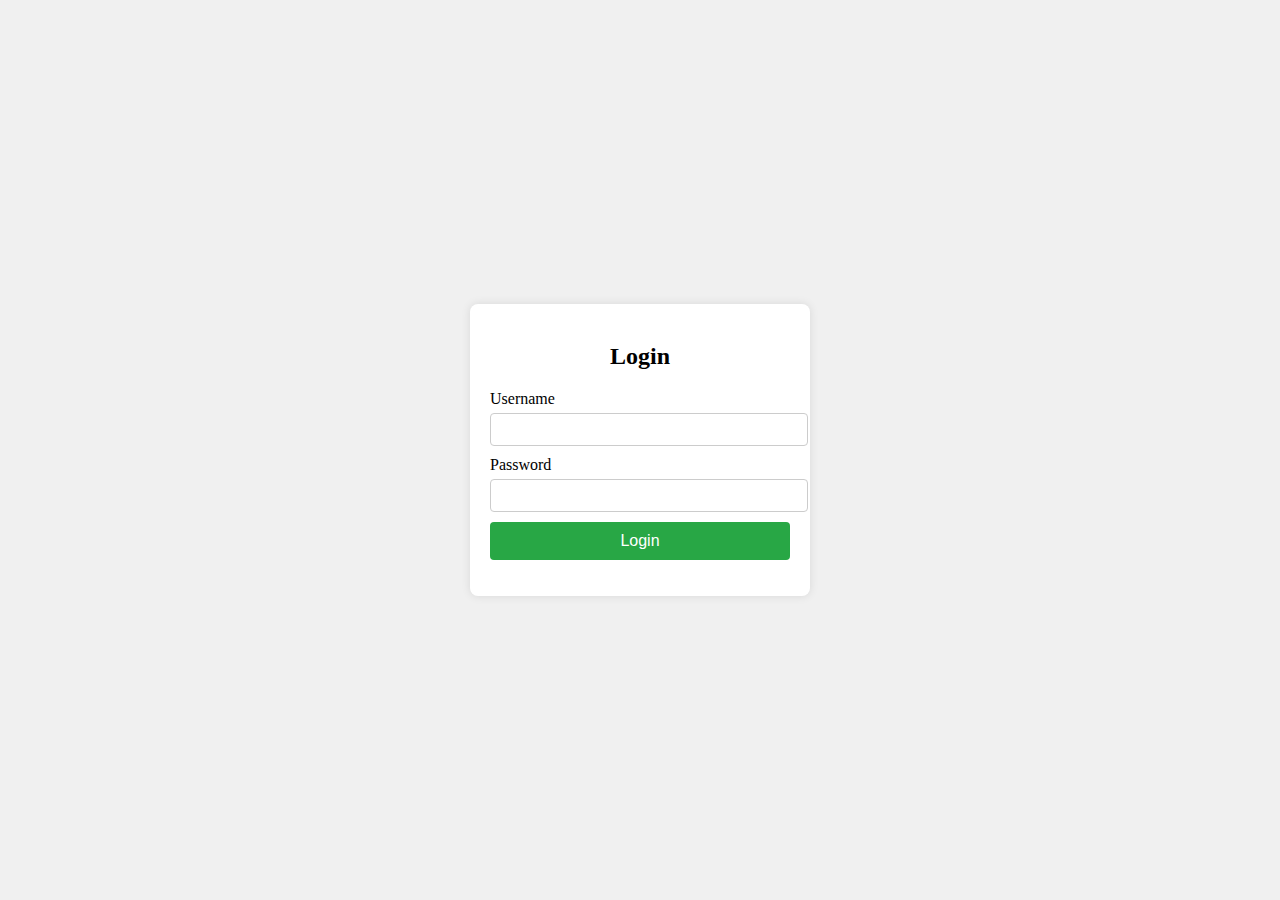
<file: basic_php/index.html>
<!DOCTYPE html>
<html lang="en">
<head>
    <meta charset="UTF-8">
    <meta name="viewport" content="width=device-width, initial-scale=1.0">
    <title>Login Page</title>
    <link rel="stylesheet" href="styles.css">
</head>
<body>
    <div class="login-container">
        <h2>Login</h2>
        <form id="loginForm">
            <label for="username">Username</label>
            <input type="text" id="username" name="username" required>
            
            <label for="password">Password</label>
            <input type="password" id="password" name="password" required>
            
            <button type="submit">Login</button>
        </form>
        <p id="errorMessage" class="error"></p>
    </div>
    <script src="script.js"></script>
</body>
</html>
</file>
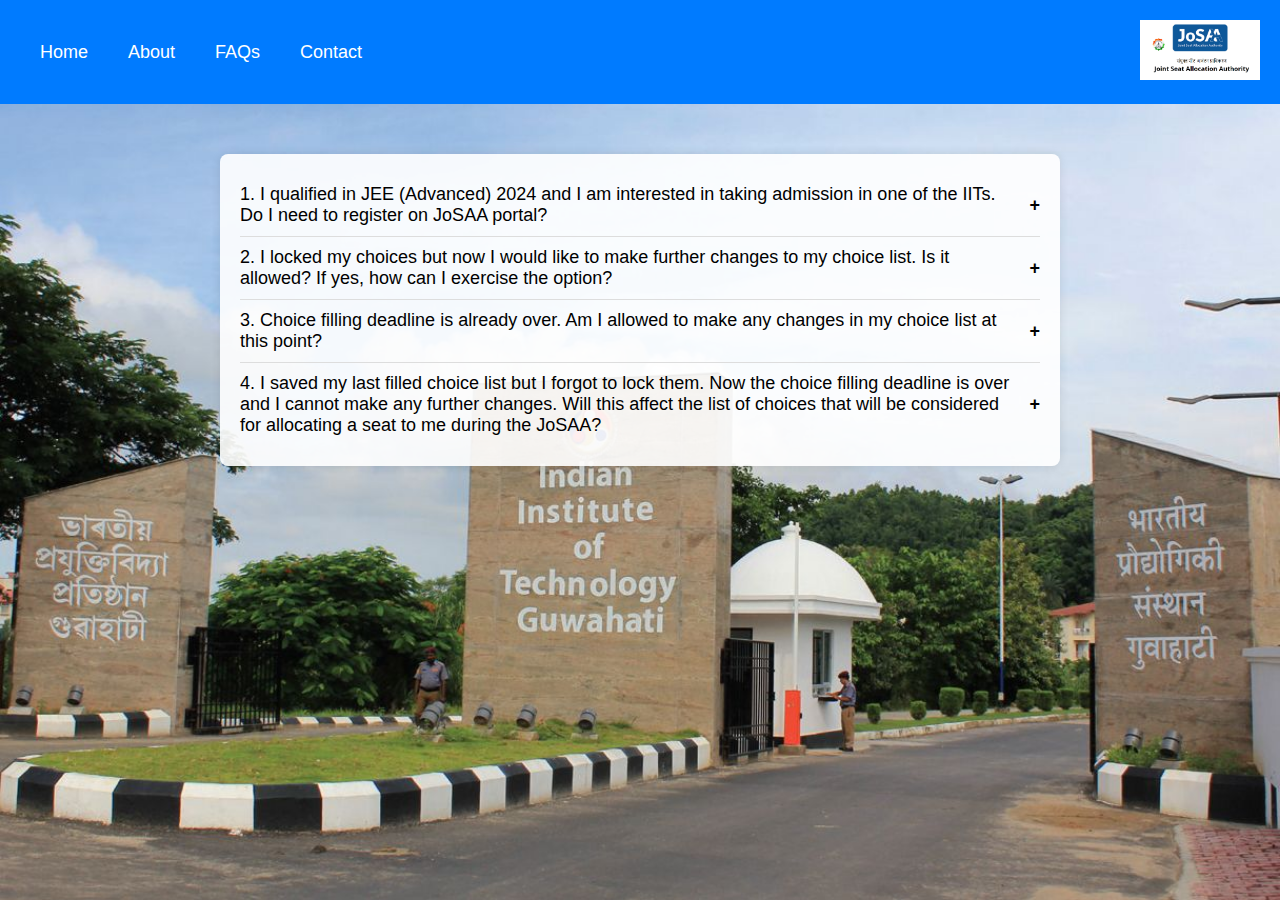
<file: faqs/faqs.html>
<!DOCTYPE html>
<html lang="en">
<head>
    <meta charset="UTF-8">
    <meta name="viewport" content="width=device-width, initial-scale=1.0">
    <title>FAQs - JoSAA 2024</title>
    <style>
        body {
            font-family: Arial, sans-serif;
            margin: 0;
            padding: 0;
            background-image: url('background.jpg');
            background-size: cover;
            background-attachment: fixed;
        }

        .navbar {
            background-color: #007bff;
            overflow: hidden;
            padding: 20px;
            display: flex;
            justify-content: space-between;
            align-items: center;
        }

        .navbar a {
            color: white;
            text-align: center;
            padding: 14px 20px;
            text-decoration: none;
            font-size: 18px;
        }

        .navbar a:hover {
            background-color: #0056b3;
            color: white;
        }

        .navbar .nav-links {
            display: flex;
            align-items: center;
        }

        .navbar .logo {
            margin-left: auto;
        }

        .logo img {
            height: 60px;
            /* Adjust height as needed */
        }

        .faq-container {
            max-width: 800px;
            margin: 50px auto;
            background-color: rgba(255, 255, 255, 0.9);
            padding: 20px;
            border-radius: 8px;
            box-shadow: 0 0 10px rgba(0, 0, 0, 0.1);
        }

        .faq-item {
            border-bottom: 1px solid #ddd;
            padding: 10px 0;
            cursor: pointer;
        }

        .faq-item:last-child {
            border-bottom: none;
        }

        .faq-question {
            font-size: 18px;
            margin: 0;
            display: flex;
            justify-content: space-between;
            align-items: center;
        }

        .faq-question .icon {
            font-weight: bold;
            margin-left: 10px;
        }

        .answer {
            display: none;
            padding: 10px 0;
        }

        .answer.visible {
            display: block;
        }
    </style>
</head>
<body>
    <div class="navbar">
        <div class="nav-links">
            <a href="index.html">Home</a>
            <a href="about.html">About</a>
            <a href="faqs.html">FAQs</a>
            <a href="contact.html">Contact</a>
        </div>
        <div class="logo">
            <img src="jossa.jpg" alt="JoSAA Logo">
        </div>
    </div>
    <div class="faq-container">
        <div class="faq-item">
            <div class="faq-question">
                <span>1. I qualified in JEE (Advanced) 2024 and I am interested in taking admission in one of the IITs. Do I need to register on JoSAA portal?</span>
                <span class="icon">+</span>
            </div>
            <div class="answer">
                <p>YES. It is mandatory for the candidates to register through the official JoSAA 2024 online portal to be able to obtain seats to be allocated through JoSAA 2024 in any of the IITs, NITs, IIEST, IIITs (Triple-I-Ts) and Other-GFTIs. Please refer to Clause 1 in the JoSAA Business Rules.</p>
            </div>
        </div>
        <div class="faq-item">
            <div class="faq-question">
                <span>2. I locked my choices but now I would like to make further changes to my choice list. Is it allowed? If yes, how can I exercise the option?</span>
                <span class="icon">+</span>
            </div>
            <div class="answer">
                <p>If you wish to edit your choices after locking but before the choice filling deadline, you can do so by first submitting a request to unlock in the online JoSAA portal. Please refer to Clause 40 for detailed procedure to unlock the choices.</p>
            </div>
        </div>
        <div class="faq-item">
            <div class="faq-question">
                <span>3. Choice filling deadline is already over. Am I allowed to make any changes in my choice list at this point?</span>
                <span class="icon">+</span>
            </div>
            <div class="answer">
                <p>NO. You will not be allowed to edit your choice list after the deadline for choice filling, i.e. you cannot change the order of your choices OR add any more course in OR delete any course from the choice list after the deadline for choice filling. For more details, please refer to Clause 40 for detailed guidelines.</p>
            </div>
        </div>
        <div class="faq-item">
            <div class="faq-question">
                <span>4. I saved my last filled choice list but I forgot to lock them. Now the choice filling deadline is over and I cannot make any further changes. Will this affect the list of choices that will be considered for allocating a seat to me during the JoSAA?</span>
                <span class="icon">+</span>
            </div>
            <div class="answer">
                <p>If you do not lock your choices, the last saved choices will be locked automatically upon reaching the deadline for choice filling. The automatically locked choice list will be considered for allocating a seat during JoSAA.</p>
            </div>
        </div>
    </div>

    <script src="faqs.js"></script>
</body>
</html>
</file>
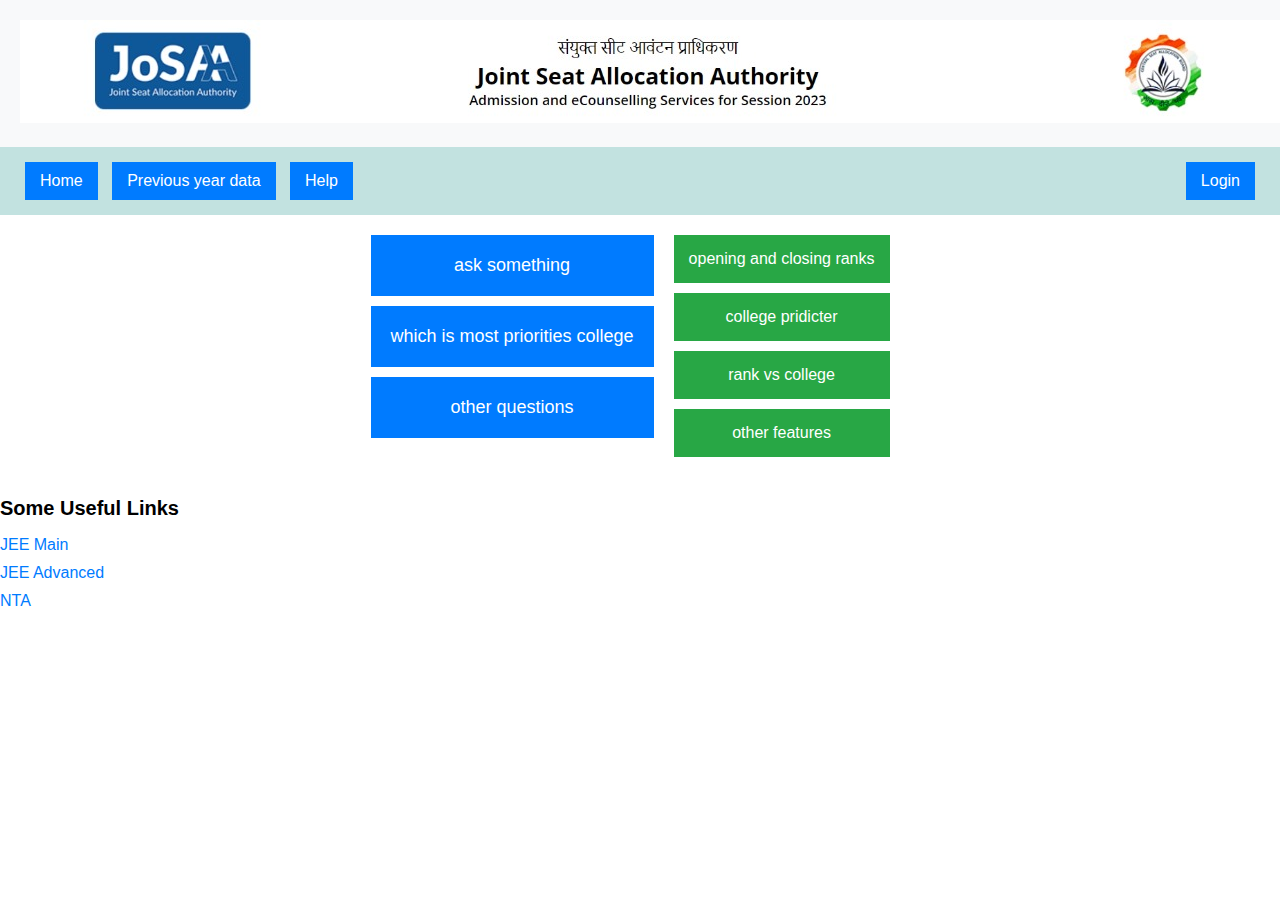
<file: FRONTEND/home_page/josaahome.html>
<!DOCTYPE html>
<html lang="en">
<head>
    <meta charset="UTF-8">
    <meta name="viewport" content="width=device-width, initial-scale=1.0">
    <title>Document</title>
    <link rel="stylesheet" href="josaahome.css">
</head>
<body>
    <div>
    <div class="logo">
        <img src="image.jpg">
    </div>

<div class="nevbar">
    <div class="leftnav">
        <button>Home</button>
        <button>Previous year data</button>
        <button>Help</button>
    </div>
    <div class="rightnav">
        <button>Login</button>
    </div>
</div>
<div class="content">
<div class="questions">
    <button class="bigbutton">ask something</button>
    <button class="bigbutton">which is most priorities college</button>
    <button class="bigbutton">other questions</button>

</div>
<div class="features">
    <button class="styledbutton">opening and closing ranks</button>
    <button class="styledbutton">college pridicter</button>
    <button class="styledbutton">rank vs college</button>
    <button class="styledbutton">other features</button>

</div>
    </div>
    <div class="useful-links">
        <h2>Some Useful Links</h2>
        <ul>
            <li><a href="https://jeemain.nta.nic.in/">JEE Main</a></li>
            <li><a href="https://jeemain.nta.nic.in/">JEE Advanced</a></li>
            <li><a href="https://nta.ac.in/">NTA</a></li>
        </ul>
    </div>
</div>

</body>
</html>
</file>
<file: basic_php/styles.css>
body {
    display: flex;
    justify-content: center;
    align-items: center;
    height: 100vh;
    margin: 0;
    background-color: #f0f0f0;
}

.login-container {
    background-color: #fff;
    padding: 20px;
    border-radius: 8px;
    box-shadow: 0 0 10px rgba(0, 0, 0, 0.1);
    width: 300px;
    text-align: center;
}

.login-container h2 {
    margin-bottom: 20px;
}

.login-container label {
    display: block;
    margin-bottom: 5px;
    text-align: left;
}

.login-container input {
    width: 100%;
    padding: 8px;
    margin-bottom: 10px;
    border: 1px solid #ccc;
    border-radius: 4px;
}

.login-container button {
    width: 100%;
    padding: 10px;
    border: none;
    border-radius: 4px;
    background-color: #28a745;
    color: #fff;
    font-size: 16px;
    cursor: pointer;
}

.login-container button:hover {
    background-color: #218838;
}

.error {
    color: red;
    margin-top: 10px;
}
</file>
<file: FRONTEND/home_page/josaahome.css>
body {
    font-family: Arial, sans-serif;
    margin: 0;
    padding: 0;
}

.nevbar{
    min-height: 5vmin;
    background-color:rgb(194, 226, 224);
    display: flex;
    justify-content: space-between;
    align-items: center;
    
    padding: 10px 20px;
    color: white;

}

.logo img {
    max-width: 100vw;
    height: auto; 
}
.logo{
   
    object-fit: cover; 
    align-items: center;
    background-color: #f8f9fa;
    padding: 20px;
}

.leftnav button,
.rightnav button {
    background-color: #007bff;
    border: none;
    color: white;
    padding: 10px 15px;
    margin: 5px;
    cursor: pointer;
    font-size: 16px;
}

.leftnav button:hover,
.rightnav button:hover {
    background-color: #0056b3;
}

.rightnav {
    margin-left: auto;
}

.content {
    display: flex;
    justify-content: center;
    align-items: flex-start;
    margin: 20px;
}

.questions,
.features {
    margin-right: 20px;
}


.bigbutton {
    display: block;
    width: 100%;
    padding: 20px;
    margin-bottom: 10px;
    font-size: 18px;
    background-color: #007bff;
    border: none;
    color: white;
    cursor: pointer;
}

.bigbutton:hover {
    background-color: #0056b3;
}

.styledbutton {
    
    display: block;
    width: 100%;
    padding: 15px;
    margin-bottom: 10px;
    font-size: 16px;
    background-color: #28a745;
    border: none;
    color: white;
    cursor: pointer;
}

.styledbutton:hover {
    background-color: #218838;
}


.useful-links {
    margin-top: 30px;
}

.useful-links h2 {
    font-size: 20px;
    margin-bottom: 10px;
}

.useful-links ul {
    list-style-type: none;
    padding: 0;
}

.useful-links li {
    margin-bottom: 10px;
}

.useful-links a {
    color: #007bff;
    text-decoration: none;
    transition: color 0.3s ease;
}

.useful-links a:hover {
    color: #0056b3;
}
</file>
